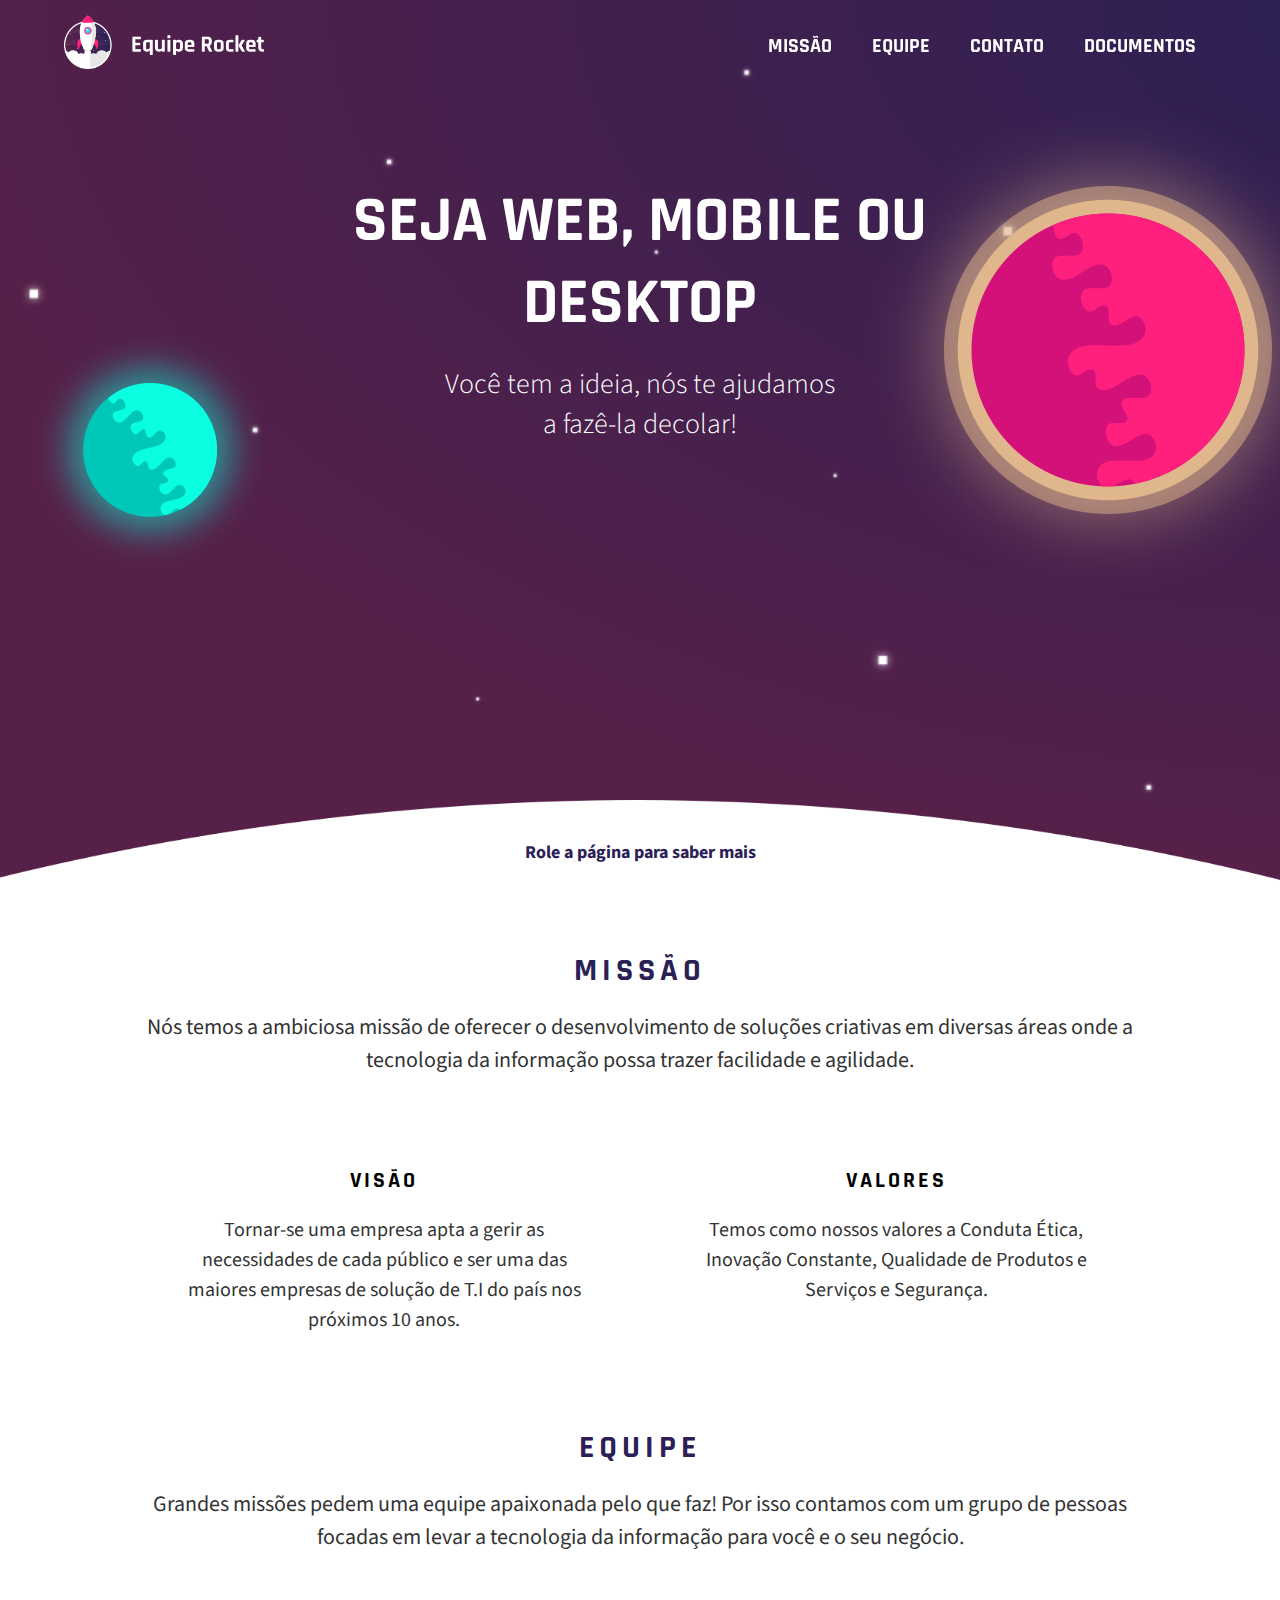
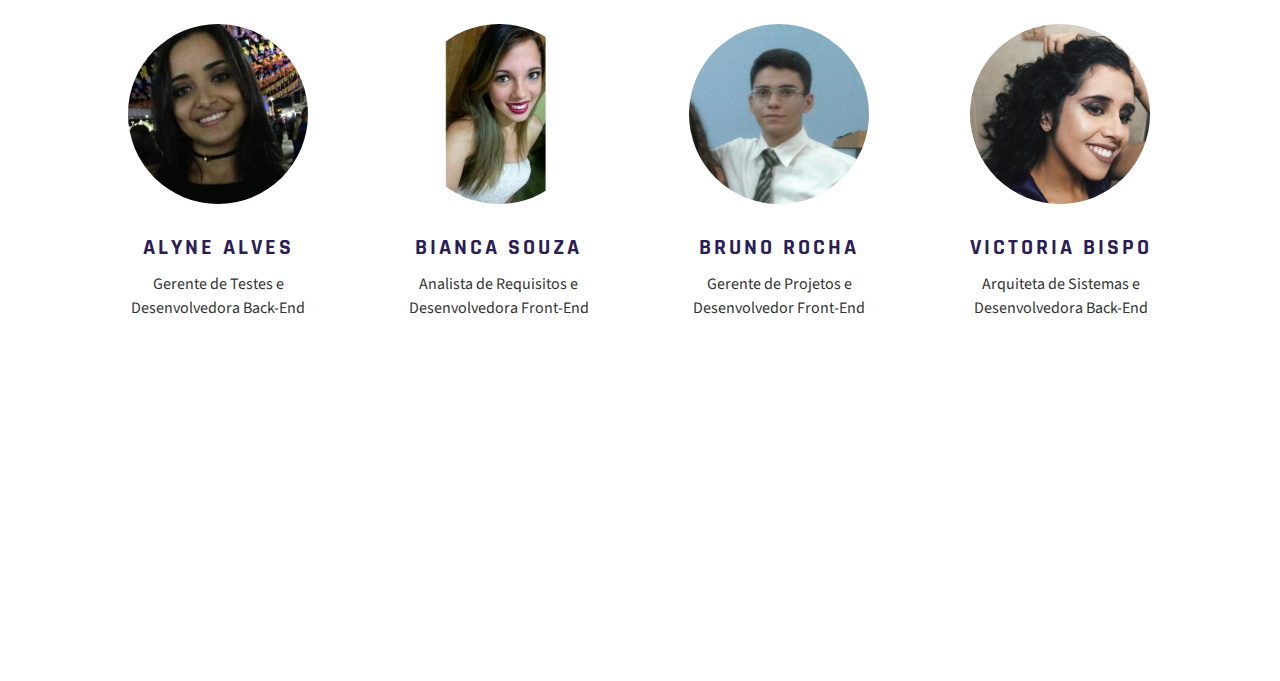
<file: index.html>
<!DOCTYPE html>
<html>
    <head>
        <meta charset="utf-8">
        <title>Equipe Rocket</title>
        <link href="https://fonts.googleapis.com/css?family=Rajdhani:700|Source+Sans+Pro:300,400,700" rel="stylesheet">
        <link href="http://fontawesome.io/assets/font-awesome/css/font-awesome.css" rel="stylesheet">
        <link rel="stylesheet" href="./css/style.css">
        <script type="text/javascript" src="./js/jquery-3.1.1.min.js"></script>
        <script type="text/javascript" src="./js/app.js"></script>
    </head>
    <body>

        <section id="home-banner">
            <header id="header">
                <div class="align">
                    <img src="./images/equiperocket-logo.png" alt="" id="header-logo">

                    <ul id="header-nav">
                        <li><a id="missao" href="#">missão</a></li>
                        <li><a id="equipe" href="#">equipe</a></li>
                        <li><a id="contato" href="#">contato</a></li>
                        <li><a href="https://drive.google.com/drive/folders/1uHN9t_dzVuIEInnMcTFHugbmvFmvmTA2?usp=sharing">documentos</a></li>
                    </ul>
                </div>
            </header>

            <section id="parallax-background">

                    <section id="banner-title">
                        <h1>Seja web, mobile ou desktop</h1>
                        <h3>Você tem a ideia, nós te ajudamos<br /> a fazê-la decolar!</h3>
                    </section>

            </section>

            <div id="planet-blue"></div>
            <div id="planet-red"></div>

            <div class="surface">
                <p>Role a página para saber mais</p>
            </div>
        </section>

        <section class="content">
            <div class="align">
                <h1 class="missao">Missão</h1>
                <p>Nós temos a ambiciosa missão de oferecer o desenvolvimento de
                soluções criativas em diversas áreas onde a tecnologia da informação
                possa trazer facilidade e agilidade.</p>

                <div class="half">
                    <h2 class="missao">Visão</h2>
                    <p>Tornar-se uma empresa apta a gerir as necessidades de cada
                        público e ser uma das maiores empresas de solução de T.I do país nos próximos 10 anos.</p>
                </div>

                <div class="half">
                    <h2 class="missao">Valores</h2>
                    <p>Temos como nossos valores a Conduta Ética, Inovação Constante, Qualidade de Produtos e Serviços e Segurança.</p>
                </div>

                <h1 class="equipe">Equipe</h1>
                <p>Grandes missões pedem uma equipe apaixonada pelo que faz!
                Por isso contamos com um grupo de pessoas focadas em levar
                a tecnologia da informação para você e o seu negócio.</p>

                <section id="team-area">
                    <div class="team-member">
                        <div class="imgCrop">
                            <img src="./images/Alyne.jpeg" alt="">
                        </div>
                        <h2>Alyne Alves</h2>
                        <p>Gerente de Testes e <br > Desenvolvedora Back-End</p>
                    </div>

                    <div class="team-member">
                        <div class="imgCrop">
                            <img src="./images/Bianca.jpg" alt="">
                        </div>
                        <h2>Bianca Souza</h2>
                        <p>Analista de Requisitos  e <br > Desenvolvedora Front-End</p>
                    </div>

                    <div class="team-member">
                        <div class="imgCrop">
                            <img src="./images/Bruno.png" alt="">
                        </div>
                        <h2>Bruno Rocha</h2>
                        <p>Gerente de Projetos e <br > Desenvolvedor Front-End</p>
                    </div>

                    <div class="team-member">
                        <div class="imgCrop">
                            <img src="./images/Victoria.jpeg" alt="">
                        </div>
                        <h2>Victoria Bispo</h2>
                        <p>Arquiteta de Sistemas e <br > Desenvolvedora Back-End</p>
                    </div>
                </section>
            </div>

            <footer class="contato">
                <h1>Contato</h1>
                <p>Envie-nos um email: <br ><b>mail.equiperocket@gmail.com<b></p>

                <p>
                    <a href="#"><i class="fa fa-facebook-official" aria-hidden="true"></i></a>
                    <a href="#"><i class="fa fa-instagram" aria-hidden="true"></i></a>
                    <a href="#"><i class="fa fa-twitter" aria-hidden="true"></i></a>
                </p>
            </footer>
        </section>
    </body>
</html>
</file>
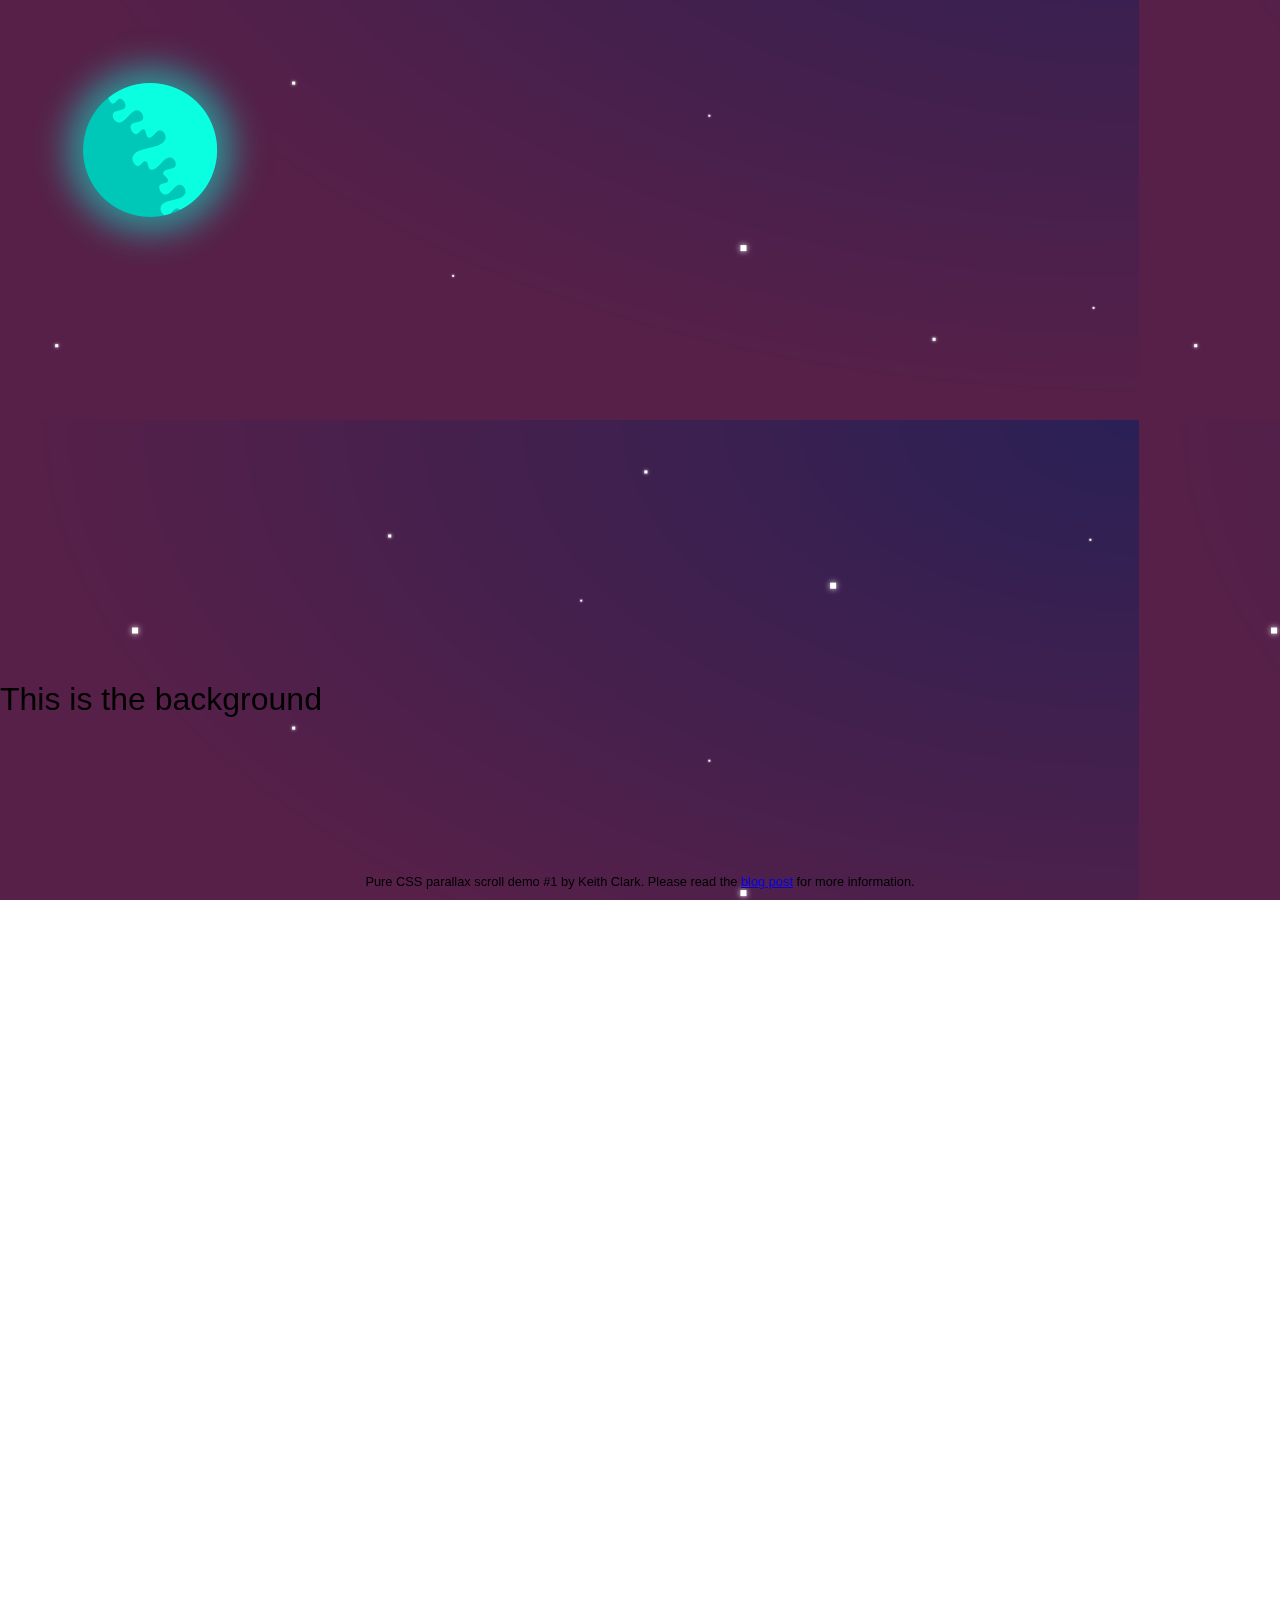
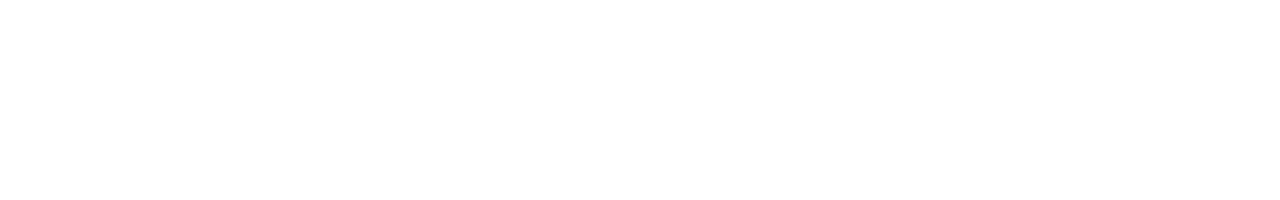
<file: parallax-tests.html>
<!DOCTYPE html>
<html>
<head>
<meta charset="utf-8">
<meta name="viewport" content="width=device-width">
<title>A pure CSS parallax demo by Keith Clark</title>
<style>

  /* Parallax base styles
  --------------------------------------------- */

  .parallax {
    height: 100vh;
    overflow-x: hidden;
    overflow-y: auto;
    -webkit-perspective: 1px;
    perspective: 1px;
  }

  .parallax__layer {
    position: absolute;
    top: 0;
    left: 0;
    right: 0;
    bottom: 0;

    padding: 100vh 0;
  }

  .parallax__layer--base {
    -webkit-transform: translateZ(0);
    transform: translateZ(0);

    background-image: url('./images/planet-blue.png');
    background-attachment: fixed;
    background-repeat: no-repeat;
  }

  .parallax__layer--back {
    -webkit-transform: translateZ(-1px);
    transform: translateZ(-1px) scale(2);

    background-image: url('./images/space-background.png');
    background-attachment: fixed;
  }


  /* demo styles
  --------------------------------------------- */

  * {
    margin:0;
    padding:0;
  }

  body {
    font: 100% / 1.5 Arial;
  }

  .parallax {
    font-size: 200%;
  }

  div.scrollforce {
      width: 100%;
      height: 100vh;
  }



  /* misc
  --------------------------------------------- */
  .demo__info {
    position: absolute;
    z-index:100;
    bottom: 1vh;
    top: auto;
    font-size:80%;
    text-align:center;
    width: 100%;
  }
</style>
</head>

<body>
  <div class="demo__info">
    Pure CSS parallax scroll demo #1 by Keith Clark. Please read the <a href="../">blog post</a> for more information.
  </div>
  <div class="parallax">
    <div class="parallax__layer parallax__layer--back">
      <div class="title">This is the background</div>
    </div>
    <div class="parallax__layer parallax__layer--base">
      <div class="title">This is the foreground</div>
    </div>
  </div>

  <div class="scrollforce">

  </div>

</body>
</html>
</file>
<file: css/style.css>
* {
    margin: 0;
    padding: 0;
}

body {
    font-family: "Source Sans Pro";
    background-color: #ffffff;
    overflow-x: hidden;
}

h1, h2 {
    font-family: "Rajdhani";
    text-align: center;
}

h3 {
    text-align: center;
}

div.align {
    width: 90%;
    max-width: 1200px;
    margin: 0 auto;
}

section#home-banner {
    height: 100vh;
}

section#home-banner header.background-apply {
    background-image: url('../images/space-background.png');
    background-position: center;
    background-attachment: fixed;
    background-repeat: no-repeat;
    background-size: cover;
}

section#home-banner header {
    padding: 15px 0;
    position: fixed;
    top: 0;
    left: 0;
    width: 100%;
    height: 60px;
    z-index: 2;

}

section#home-banner section#parallax-background {
    background-image: url('../images/space-background.png');
    background-position: center;
    background-attachment: fixed;
    background-repeat: no-repeat;
    background-size: cover;
    float: left;
    width: 100%;
    height: 100vh;
}


section#home-banner header img#header-logo {
    width: 200px;
    float: left;
}

section#home-banner header ul {
    float: right;
    list-style: none;
}

section#home-banner header ul li {
    float: left;
    margin: 18px 20px;
}

section#home-banner header ul li a {
    float: left;
    font-family: "Rajdhani";
    font-size: 20px;
    font-weight: bolder;
    text-transform: uppercase;
    text-decoration: none;
    color: #ffffff;
    border-bottom: 3px solid transparent;
    padding-bottom: 5px;
    transition: .2s;
}

section#home-banner header ul li a:hover, section#home-banner header ul li a.active {
    border-bottom: 3px solid #fff;
}

section#home-banner section#banner-title {
    margin: 0 auto;
    margin-top: calc(50% - 460px);
    width: 600px;
}

section#home-banner section#banner-title h1 {
    font-size: 64px;
    font-weight: bolder;
    text-transform: uppercase;
    color: #ffffff;
}

section#home-banner section#banner-title h3 {
    font-size: 28px;
    font-family: "Source Sans Pro";
    font-weight: 300;
    color: #ffffff;
    margin-top: 20px;
}

section#home-banner div#planet-blue {
    position: absolute;
    width: 100%;
    height: 100%;
    background-image: url('../images/planet-blue.png');
    background-repeat: no-repeat;
    background-position: 0px 300px;
    z-index: 1;
}

section#home-banner div#planet-red {
    position: absolute;
    width: 100%;
    height: 100%;
    background-image: url('../images/planet-red.png');
    background-repeat: no-repeat;
    background-position: 110% 100px;
    z-index: 1;
}

div.surface {
    float: left;
    width: 100%;
    height: 100px;
    margin-top: -100px;
    background-image: url('../images/surface.png');
    background-position: center;
    background-repeat: no-repeat;
    background-size: cover;
    text-align: center;
}

div.surface p {
    margin-top: 40px;
    font-size: 18px;
    font-weight: bold;
    color: #2b2055;
}

section.content {
    margin-top: 50px;
    height: 100vh;
}

section.content .align {
    max-width: 1024px;
}

section.content h1 {
    font-size: 32px;
    text-transform: uppercase;
    letter-spacing: 5px;
    color: #2b2055;
    margin-bottom: 20px;
    text-align: center;
}

section.content h2 {
    font-size: 22px;
    text-transform: uppercase;
    letter-spacing: 3px;
    margin-bottom: 20px;
}

section.content div.half {
    width: 50%;
    float: left;
    box-sizing: border-box;
    padding: 20px;
}

section.content div.half {
    width: 50%;
    float: left;
    box-sizing: border-box;
    padding: 40px;    
    min-height: 300px;
}

section.content div.half p {
    font-size: 20px;
}

section.content p {
    text-align: center;
    font-size: 22px;
    color: #333;
    margin-bottom: 50px;
    line-height: 1.5em;
}

section.content section#team-area {
    float: left;
    width: 100%;
    display: flex;
    flex-flow: row;
    justify-content: space-between;
    margin-top: 20px;
}

section.content section#team-area div.team-member {
    text-align: center;
    align-self: auto;
    max-width: 200px;
}

section.content section#team-area div.team-member div.imgCrop {
    width: 180px;
    height: 180px;
    border-radius: 50%;
    overflow: hidden;
}

section.content section#team-area div.team-member img {
    width: 100%;
}

section.content section#team-area div.team-member h2 {
    color: #2b2055;
    margin: 30px 0 10px 0;
    text-transform: uppercase;
}

section.content section#team-area div.team-member p {
    font-size: 16px;
}

footer.contato {
    float: left;
    width: 100%;
    background-image: url('../images/space-background.png');
    background-position: center;
    background-attachment: fixed;
    background-repeat: no-repeat;
    background-size: cover;
}

footer.contato h1 {
    color: #ffffff;
    margin: 50px 0 40px 0;
}

footer.contato p {
    color: #ffffff;
    margin: 0 0 40px 0;
}

footer.contato p a{
    color: #ffffff;
    font-size: 24px;
    margin: 0 10px;
}

footer.contato p a i {
    transition: .2s;
}

footer.contato p a:hover i {
    transform: translateY(-5px) scale(1.1);
}
</file>
